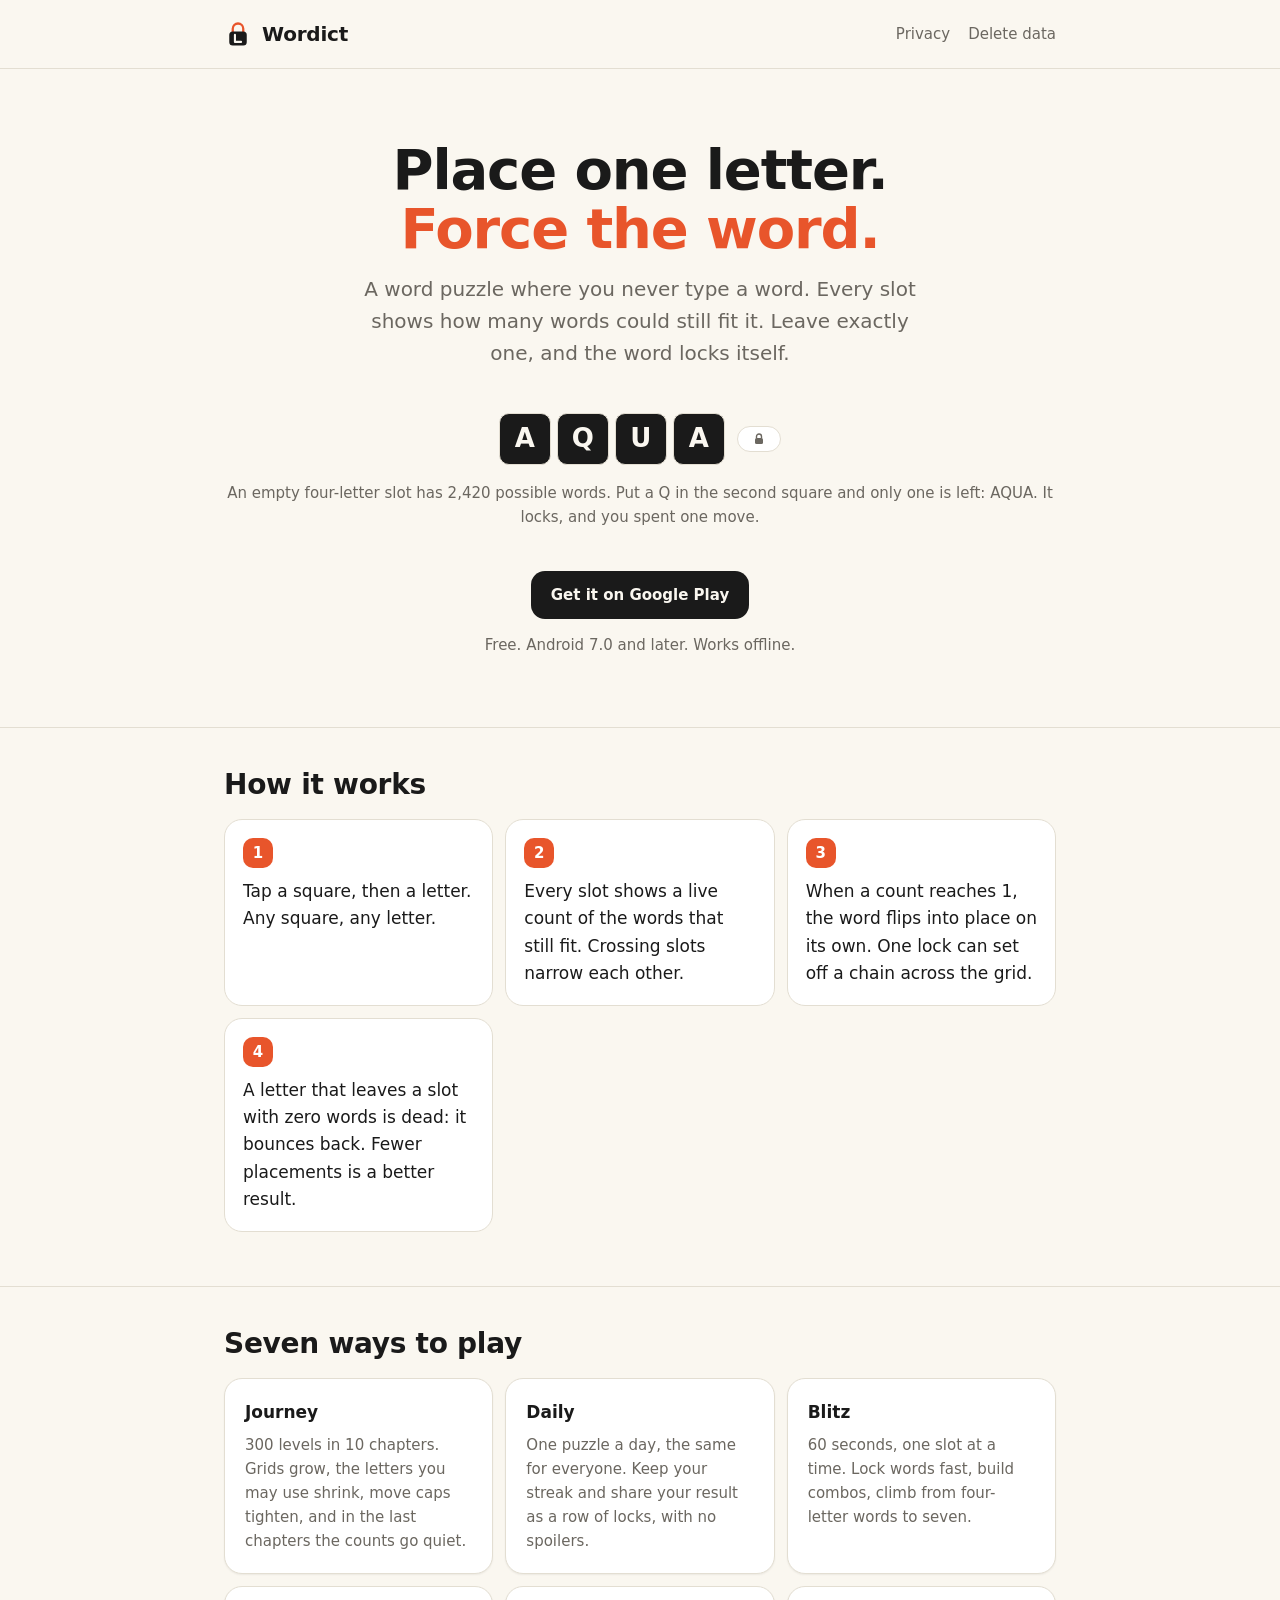
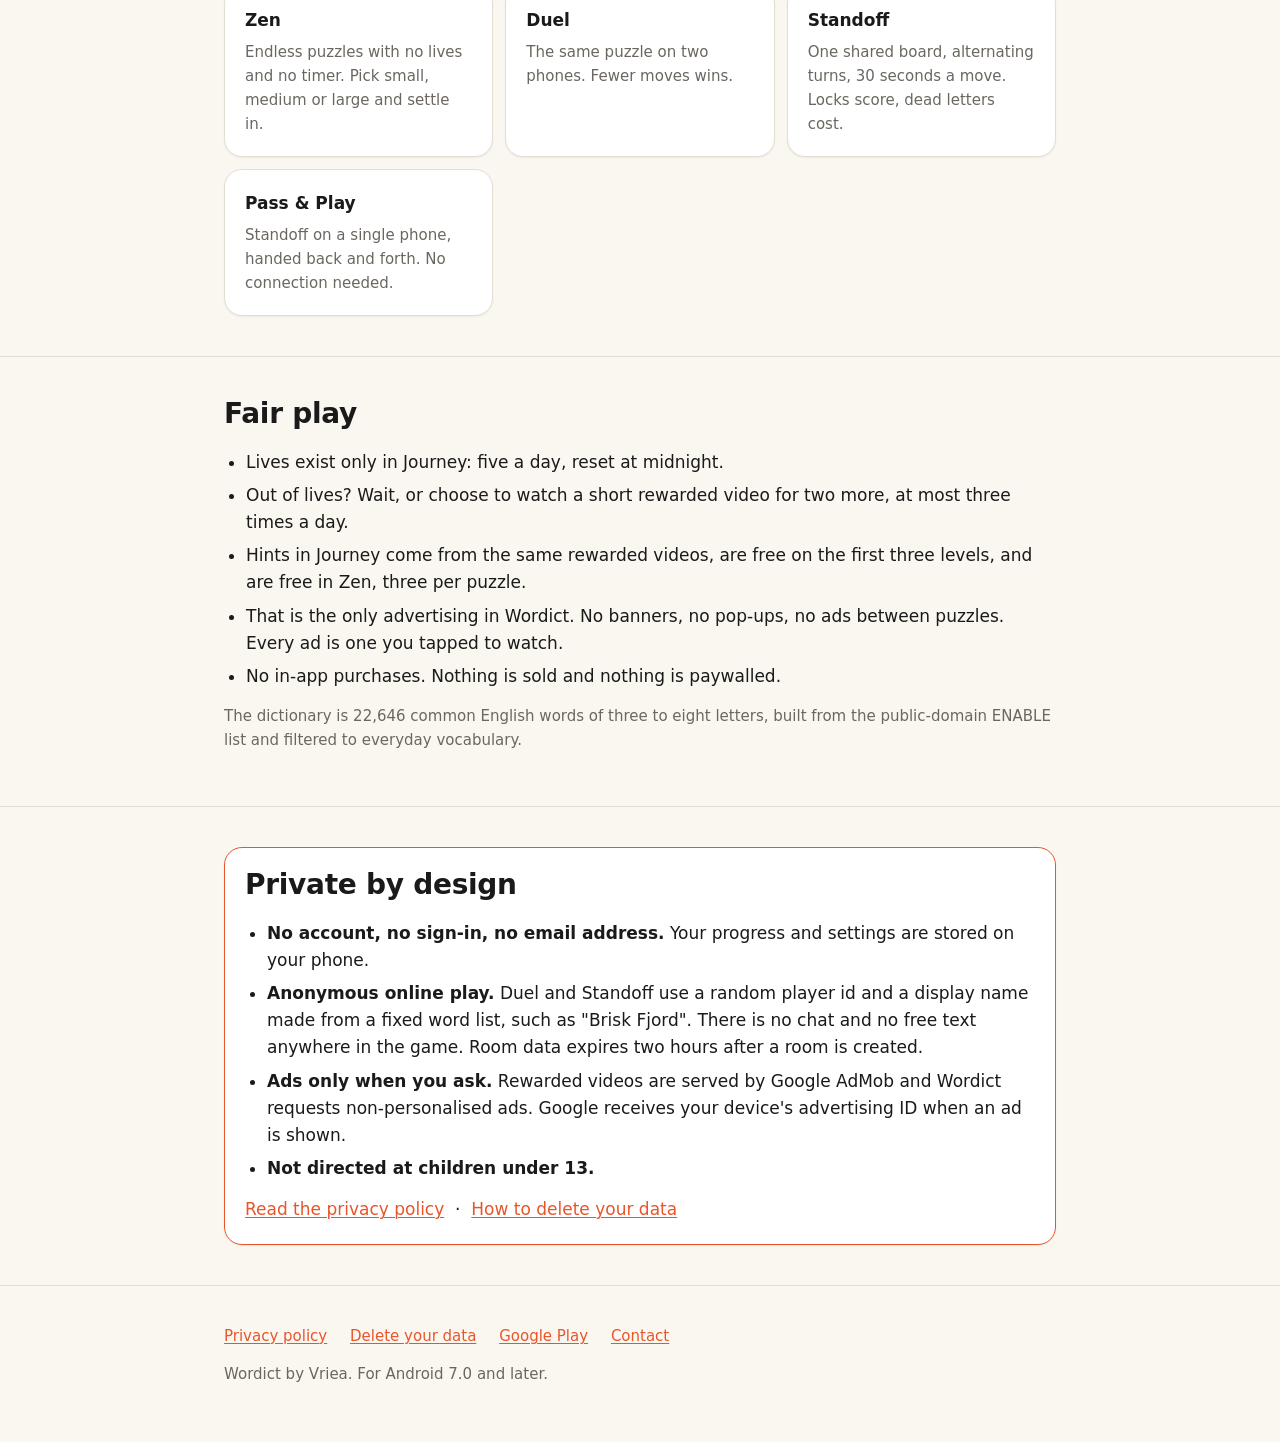
<file: index.html>
<!DOCTYPE html>
<html lang="en">
<head>
<meta charset="utf-8">
<meta name="viewport" content="width=device-width, initial-scale=1">
<title>Wordict - Place one letter. Force the word.</title>
<meta name="description" content="Wordict is a word puzzle for Android where you never type a word. Place one letter; when only one word can still fit, it locks itself. 300 levels, a daily puzzle, Blitz, Zen and duels. Works offline.">
<meta name="theme-color" content="#FAF7F0" media="(prefers-color-scheme: light)">
<meta name="theme-color" content="#141414" media="(prefers-color-scheme: dark)">
<link rel="icon" href="data:image/svg+xml,%3Csvg xmlns='http://www.w3.org/2000/svg' viewBox='0 0 32 32'%3E%3Crect width='32' height='32' rx='7' fill='%23FAF7F0'/%3E%3Cpath d='M10 14v-4a6 6 0 0 1 12 0v4' fill='none' stroke='%23E8552B' stroke-width='2.6' stroke-linecap='round'/%3E%3Crect x='6' y='13' width='20' height='16' rx='4' fill='%231A1A1A'/%3E%3Cpath d='M12.5 17v8h7' fill='none' stroke='%23FAF7F0' stroke-width='2.4' stroke-linecap='round' stroke-linejoin='round'/%3E%3C/svg%3E">
<link rel="stylesheet" href="style.css">
</head>
<body>

<div class="top">
  <div class="wrap">
    <a class="brand" href="index.html">
      <svg viewBox="0 0 32 32" aria-hidden="true"><path d="M10 14v-4a6 6 0 0 1 12 0v4" fill="none" stroke="var(--accent)" stroke-width="2.6" stroke-linecap="round"/><rect x="6" y="13" width="20" height="16" rx="4" fill="var(--ink)"/><path d="M12.5 17v8h7" fill="none" stroke="var(--bg)" stroke-width="2.4" stroke-linecap="round" stroke-linejoin="round"/></svg>
      Wordict
    </a>
    <nav><a href="privacy.html">Privacy</a><a href="delete-data.html">Delete data</a></nav>
  </div>
</div>

<header class="hero">
  <div class="wrap">
    <h1>Place one letter.<br><em>Force the word.</em></h1>
    <p class="lead">A word puzzle where you never type a word. Every slot shows how many words could still fit it. Leave exactly one, and the word locks itself.</p>

    <div class="demo" aria-label="Demo: an empty four-letter slot. Q is placed in the second square and AQUA locks.">
      <div class="tile"><span>A</span></div>
      <div class="tile q"><span>Q</span></div>
      <div class="tile"><span>U</span></div>
      <div class="tile"><span>A</span></div>
      <div class="pill" aria-hidden="true">
        <span class="a">2.4k</span>
        <span class="b">1</span>
        <span class="c"><svg viewBox="0 0 12 12"><path d="M3.5 5V3.5a2.5 2.5 0 0 1 5 0V5" fill="none" stroke="currentColor" stroke-width="1.4"/><rect x="2" y="5" width="8" height="6" rx="1.5" fill="currentColor"/></svg></span>
      </div>
    </div>
    <p class="note" style="margin-top:16px">An empty four-letter slot has 2,420 possible words. Put a Q in the second square and only one is left: AQUA. It locks, and you spent one move.</p>

    <a class="cta" href="https://play.google.com/store/apps/details?id=com.vriea.wordict">Get it on Google Play</a>
    <p class="meta">Free. Android 7.0 and later. Works offline.</p>
  </div>
</header>

<main>
<section>
  <div class="wrap">
    <h2>How it works</h2>
    <ol class="steps">
      <li>Tap a square, then a letter. Any square, any letter.</li>
      <li>Every slot shows a live count of the words that still fit. Crossing slots narrow each other.</li>
      <li>When a count reaches 1, the word flips into place on its own. One lock can set off a chain across the grid.</li>
      <li>A letter that leaves a slot with zero words is dead: it bounces back. Fewer placements is a better result.</li>
    </ol>
  </div>
</section>

<section>
  <div class="wrap">
    <h2>Seven ways to play</h2>
    <div class="grid">
      <div class="card"><h3>Journey</h3><p>300 levels in 10 chapters. Grids grow, the letters you may use shrink, move caps tighten, and in the last chapters the counts go quiet.</p></div>
      <div class="card"><h3>Daily</h3><p>One puzzle a day, the same for everyone. Keep your streak and share your result as a row of locks, with no spoilers.</p></div>
      <div class="card"><h3>Blitz</h3><p>60 seconds, one slot at a time. Lock words fast, build combos, climb from four-letter words to seven.</p></div>
      <div class="card"><h3>Zen</h3><p>Endless puzzles with no lives and no timer. Pick small, medium or large and settle in.</p></div>
      <div class="card"><h3>Duel</h3><p>The same puzzle on two phones. Fewer moves wins.</p></div>
      <div class="card"><h3>Standoff</h3><p>One shared board, alternating turns, 30 seconds a move. Locks score, dead letters cost.</p></div>
      <div class="card"><h3>Pass &amp; Play</h3><p>Standoff on a single phone, handed back and forth. No connection needed.</p></div>
    </div>
  </div>
</section>

<section>
  <div class="wrap">
    <h2>Fair play</h2>
    <ul>
      <li>Lives exist only in Journey: five a day, reset at midnight.</li>
      <li>Out of lives? Wait, or choose to watch a short rewarded video for two more, at most three times a day.</li>
      <li>Hints in Journey come from the same rewarded videos, are free on the first three levels, and are free in Zen, three per puzzle.</li>
      <li>That is the only advertising in Wordict. No banners, no pop-ups, no ads between puzzles. Every ad is one you tapped to watch.</li>
      <li>No in-app purchases. Nothing is sold and nothing is paywalled.</li>
    </ul>
    <p class="note">The dictionary is 22,646 common English words of three to eight letters, built from the public-domain ENABLE list and filtered to everyday vocabulary.</p>
  </div>
</section>

<section>
  <div class="wrap">
    <div class="card accent">
      <h2>Private by design</h2>
      <ul>
        <li><b>No account, no sign-in, no email address.</b> Your progress and settings are stored on your phone.</li>
        <li><b>Anonymous online play.</b> Duel and Standoff use a random player id and a display name made from a fixed word list, such as "Brisk Fjord". There is no chat and no free text anywhere in the game. Room data expires two hours after a room is created.</li>
        <li><b>Ads only when you ask.</b> Rewarded videos are served by Google AdMob and Wordict requests non-personalised ads. Google receives your device's advertising ID when an ad is shown.</li>
        <li><b>Not directed at children under 13.</b></li>
      </ul>
      <p style="margin:0"><a href="privacy.html">Read the privacy policy</a> &nbsp;&middot;&nbsp; <a href="delete-data.html">How to delete your data</a></p>
    </div>
  </div>
</section>
</main>

<footer>
  <div class="wrap">
    <nav>
      <a href="privacy.html">Privacy policy</a>
      <a href="delete-data.html">Delete your data</a>
      <a href="https://play.google.com/store/apps/details?id=com.vriea.wordict">Google Play</a>
      <a href="mailto:shumonaihaider@gmail.com">Contact</a>
    </nav>
    <div>Wordict by Vriea. For Android 7.0 and later.</div>
  </div>
</footer>

</body>
</html>
</file>
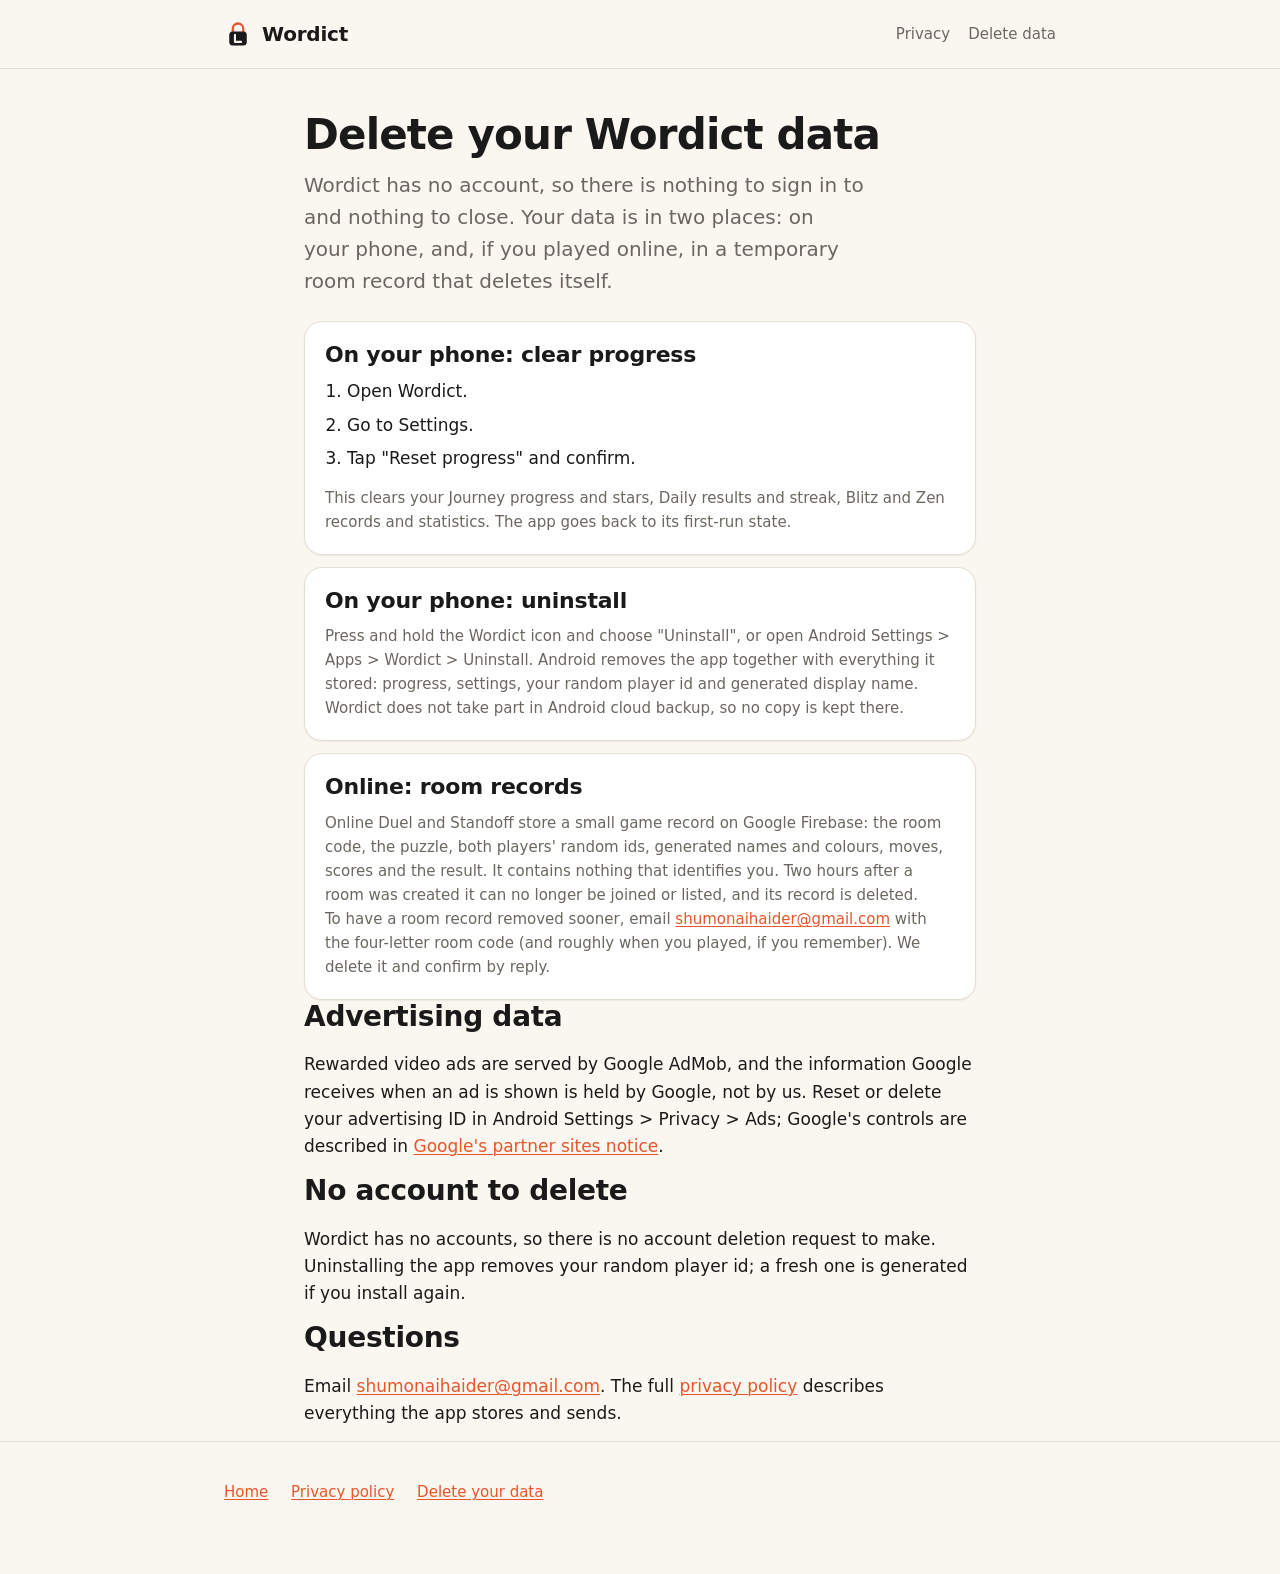
<file: delete-data.html>
<!DOCTYPE html>
<html lang="en">
<head>
<meta charset="utf-8">
<meta name="viewport" content="width=device-width, initial-scale=1">
<title>Delete your data - Wordict</title>
<meta name="description" content="How to delete your Wordict data. Progress lives on your phone; online room records expire on their own; email us to remove one sooner.">
<meta name="theme-color" content="#FAF7F0" media="(prefers-color-scheme: light)">
<meta name="theme-color" content="#141414" media="(prefers-color-scheme: dark)">
<link rel="icon" href="data:image/svg+xml,%3Csvg xmlns='http://www.w3.org/2000/svg' viewBox='0 0 32 32'%3E%3Crect width='32' height='32' rx='7' fill='%23FAF7F0'/%3E%3Cpath d='M10 14v-4a6 6 0 0 1 12 0v4' fill='none' stroke='%23E8552B' stroke-width='2.6' stroke-linecap='round'/%3E%3Crect x='6' y='13' width='20' height='16' rx='4' fill='%231A1A1A'/%3E%3Cpath d='M12.5 17v8h7' fill='none' stroke='%23FAF7F0' stroke-width='2.4' stroke-linecap='round' stroke-linejoin='round'/%3E%3C/svg%3E">
<link rel="stylesheet" href="style.css">
</head>
<body>

<div class="top">
  <div class="wrap">
    <a class="brand" href="index.html">
      <svg viewBox="0 0 32 32" aria-hidden="true"><path d="M10 14v-4a6 6 0 0 1 12 0v4" fill="none" stroke="var(--accent)" stroke-width="2.6" stroke-linecap="round"/><rect x="6" y="13" width="20" height="16" rx="4" fill="var(--ink)"/><path d="M12.5 17v8h7" fill="none" stroke="var(--bg)" stroke-width="2.4" stroke-linecap="round" stroke-linejoin="round"/></svg>
      Wordict
    </a>
    <nav><a href="privacy.html">Privacy</a><a href="delete-data.html">Delete data</a></nav>
  </div>
</div>

<main class="wrap narrow">
  <h1 style="font-size:clamp(30px,6vw,42px);margin:44px 0 12px;text-align:left">Delete your Wordict data</h1>
  <p class="lead" style="text-align:left;margin:0 0 24px">Wordict has no account, so there is nothing to sign in to and nothing to close. Your data is in two places: on your phone, and, if you played online, in a temporary room record that deletes itself.</p>

  <div class="card" style="margin-bottom:12px">
    <h2 style="font-size:22px;margin-bottom:10px">On your phone: clear progress</h2>
    <ol>
      <li>Open Wordict.</li>
      <li>Go to Settings.</li>
      <li>Tap "Reset progress" and confirm.</li>
    </ol>
    <p style="margin:0">This clears your Journey progress and stars, Daily results and streak, Blitz and Zen records and statistics. The app goes back to its first-run state.</p>
  </div>

  <div class="card" style="margin-bottom:12px">
    <h2 style="font-size:22px;margin-bottom:10px">On your phone: uninstall</h2>
    <p style="margin:0">Press and hold the Wordict icon and choose "Uninstall", or open Android Settings &gt; Apps &gt; Wordict &gt; Uninstall. Android removes the app together with everything it stored: progress, settings, your random player id and generated display name. Wordict does not take part in Android cloud backup, so no copy is kept there.</p>
  </div>

  <div class="card">
    <h2 style="font-size:22px;margin-bottom:10px">Online: room records</h2>
    <p>Online Duel and Standoff store a small game record on Google Firebase: the room code, the puzzle, both players' random ids, generated names and colours, moves, scores and the result. It contains nothing that identifies you. Two hours after a room was created it can no longer be joined or listed, and its record is deleted.</p>
    <p style="margin:0">To have a room record removed sooner, email <a href="mailto:shumonaihaider@gmail.com">shumonaihaider@gmail.com</a> with the four-letter room code (and roughly when you played, if you remember). We delete it and confirm by reply.</p>
  </div>

  <h2>Advertising data</h2>
  <p>Rewarded video ads are served by Google AdMob, and the information Google receives when an ad is shown is held by Google, not by us. Reset or delete your advertising ID in Android Settings &gt; Privacy &gt; Ads; Google's controls are described in <a href="https://policies.google.com/technologies/partner-sites">Google's partner sites notice</a>.</p>

  <h2>No account to delete</h2>
  <p>Wordict has no accounts, so there is no account deletion request to make. Uninstalling the app removes your random player id; a fresh one is generated if you install again.</p>

  <h2>Questions</h2>
  <p>Email <a href="mailto:shumonaihaider@gmail.com">shumonaihaider@gmail.com</a>. The full <a href="privacy.html">privacy policy</a> describes everything the app stores and sends.</p>
</main>

<footer>
  <div class="wrap">
    <nav>
      <a href="index.html">Home</a>
      <a href="privacy.html">Privacy policy</a>
      <a href="delete-data.html">Delete your data</a>
    </nav>
  </div>
</footer>

</body>
</html>
</file>
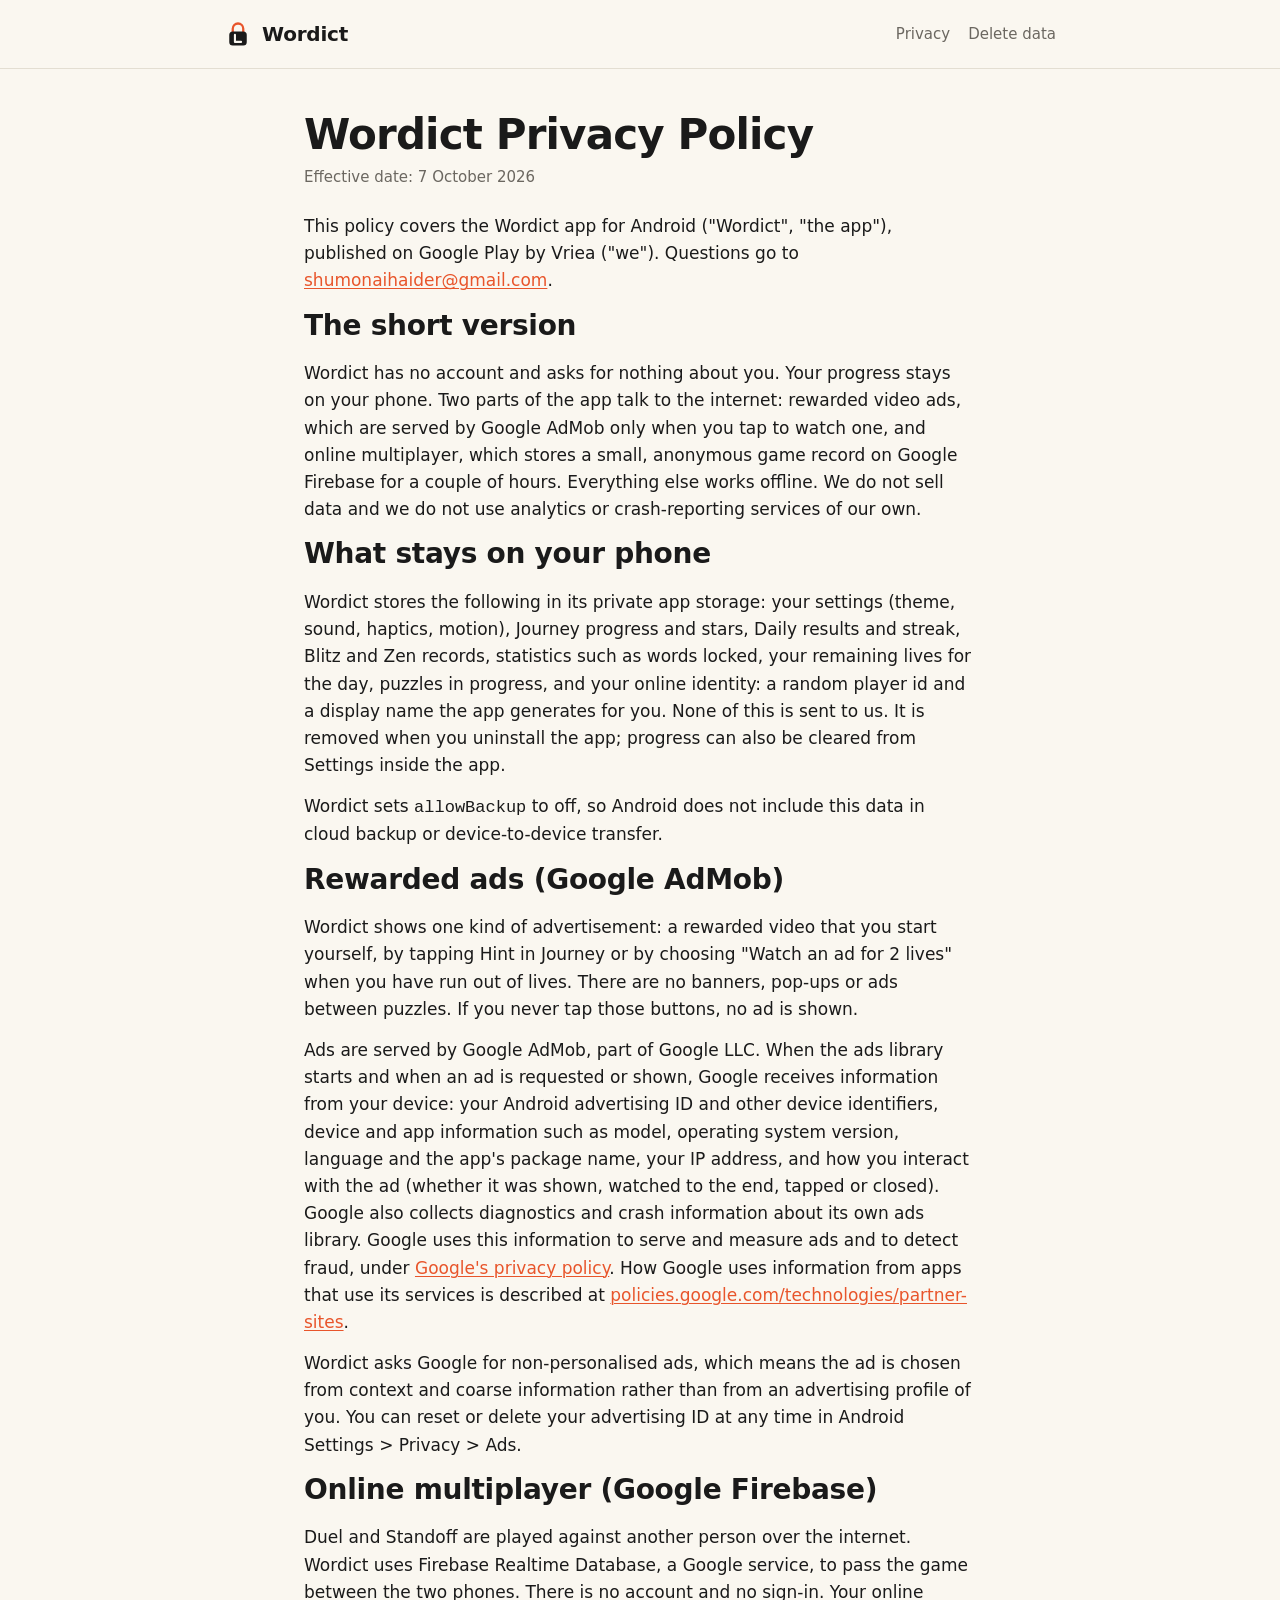
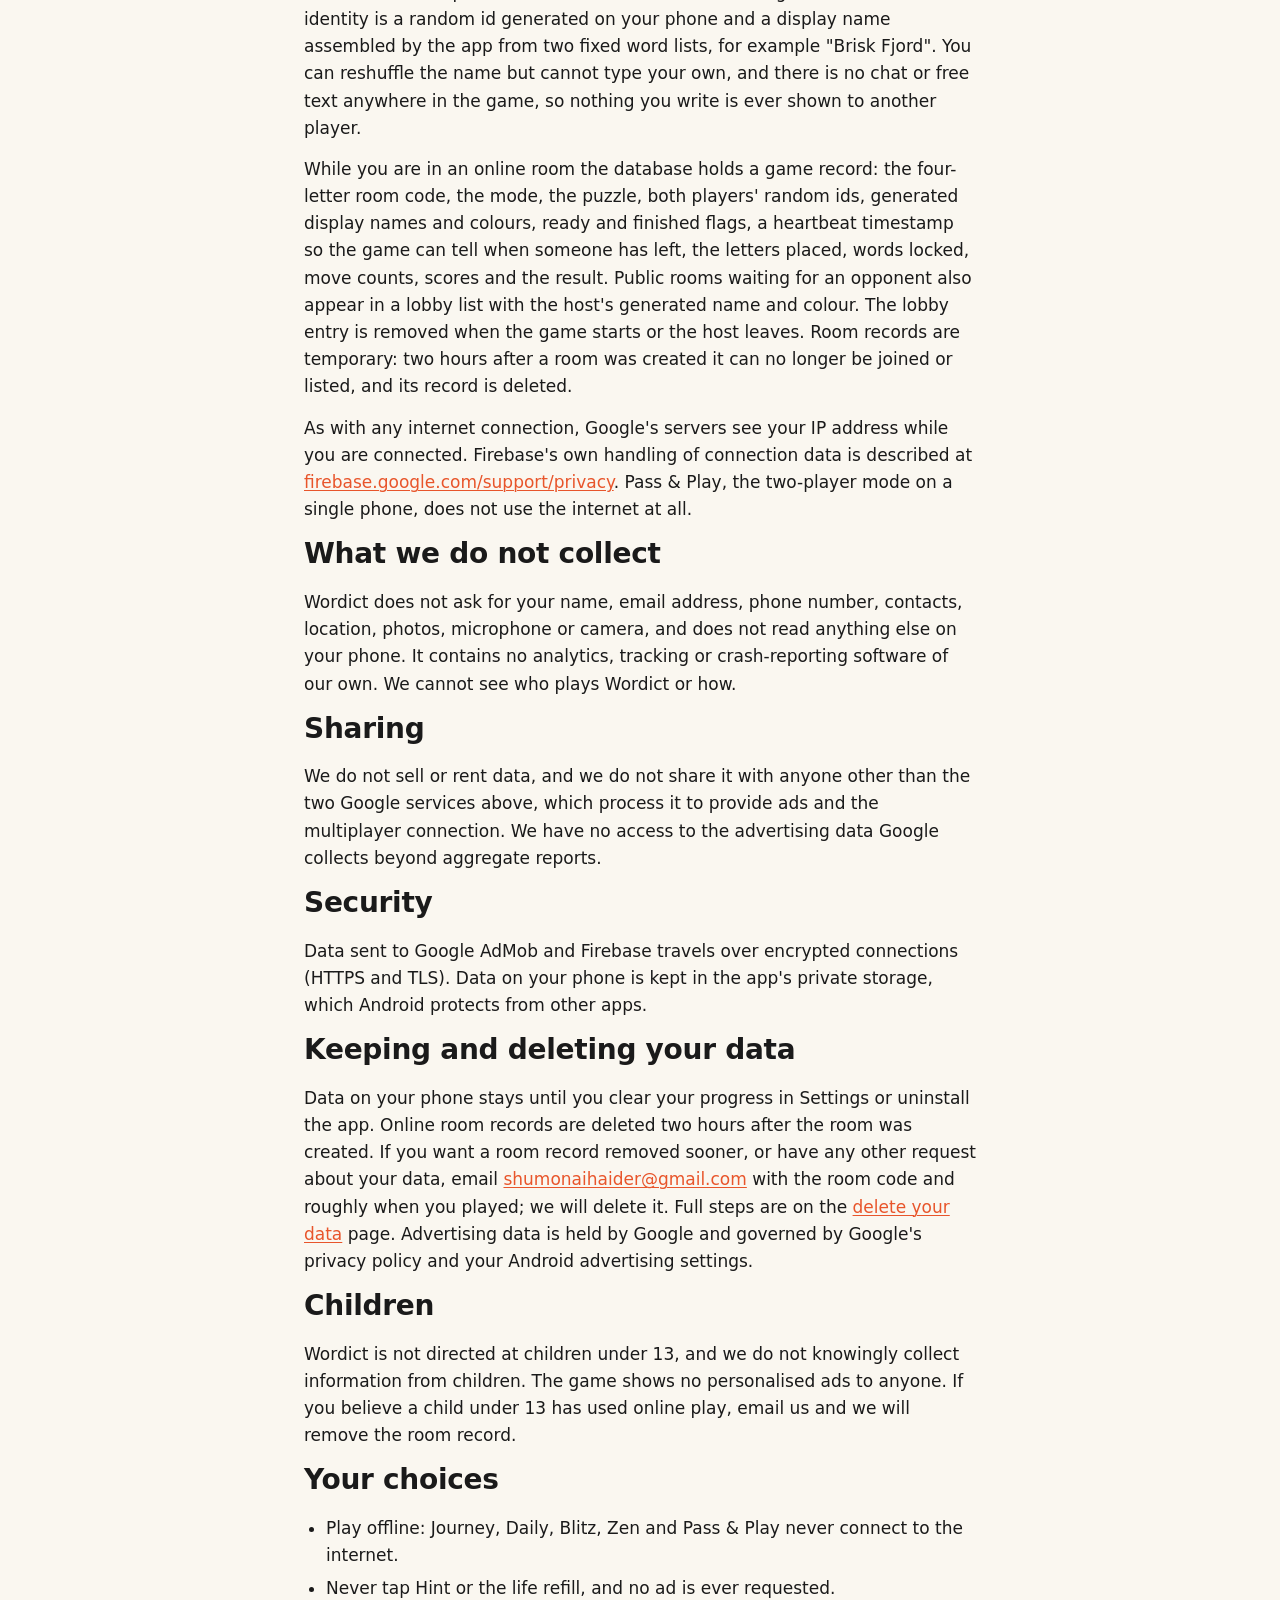
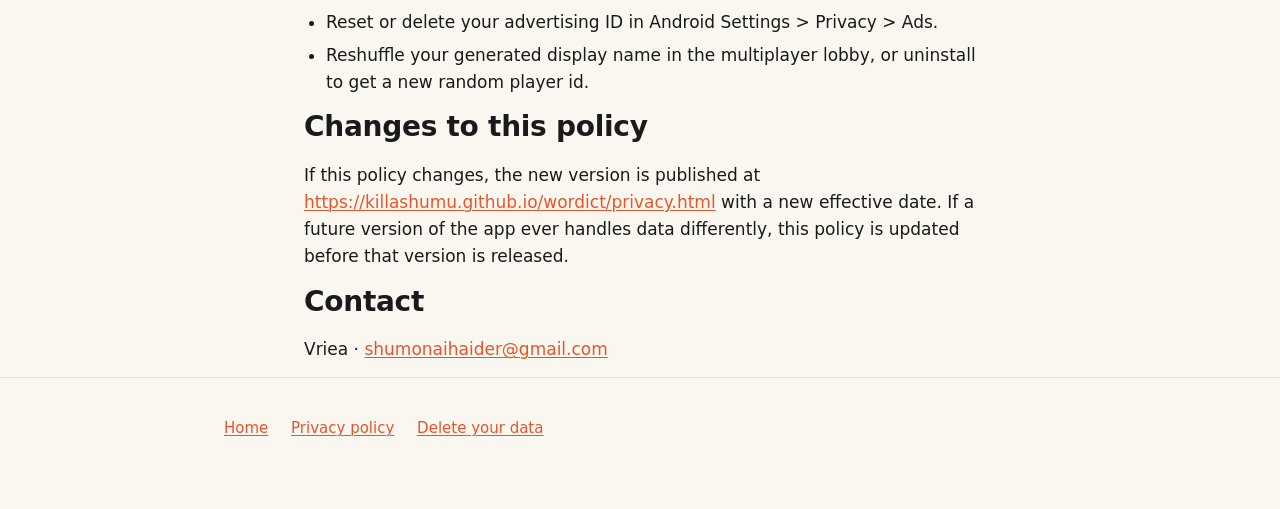
<file: privacy.html>
<!DOCTYPE html>
<html lang="en">
<head>
<meta charset="utf-8">
<meta name="viewport" content="width=device-width, initial-scale=1">
<title>Privacy Policy - Wordict</title>
<meta name="description" content="Wordict privacy policy. No account. Progress stays on your phone. Rewarded ads through Google AdMob and anonymous online play through Firebase, explained in plain words.">
<meta name="theme-color" content="#FAF7F0" media="(prefers-color-scheme: light)">
<meta name="theme-color" content="#141414" media="(prefers-color-scheme: dark)">
<link rel="icon" href="data:image/svg+xml,%3Csvg xmlns='http://www.w3.org/2000/svg' viewBox='0 0 32 32'%3E%3Crect width='32' height='32' rx='7' fill='%23FAF7F0'/%3E%3Cpath d='M10 14v-4a6 6 0 0 1 12 0v4' fill='none' stroke='%23E8552B' stroke-width='2.6' stroke-linecap='round'/%3E%3Crect x='6' y='13' width='20' height='16' rx='4' fill='%231A1A1A'/%3E%3Cpath d='M12.5 17v8h7' fill='none' stroke='%23FAF7F0' stroke-width='2.4' stroke-linecap='round' stroke-linejoin='round'/%3E%3C/svg%3E">
<link rel="stylesheet" href="style.css">
</head>
<body>

<div class="top">
  <div class="wrap">
    <a class="brand" href="index.html">
      <svg viewBox="0 0 32 32" aria-hidden="true"><path d="M10 14v-4a6 6 0 0 1 12 0v4" fill="none" stroke="var(--accent)" stroke-width="2.6" stroke-linecap="round"/><rect x="6" y="13" width="20" height="16" rx="4" fill="var(--ink)"/><path d="M12.5 17v8h7" fill="none" stroke="var(--bg)" stroke-width="2.4" stroke-linecap="round" stroke-linejoin="round"/></svg>
      Wordict
    </a>
    <nav><a href="privacy.html">Privacy</a><a href="delete-data.html">Delete data</a></nav>
  </div>
</div>

<main class="wrap narrow">
  <h1 style="font-size:clamp(30px,6vw,42px);margin:44px 0 8px;text-align:left">Wordict Privacy Policy</h1>
  <p class="meta" style="margin:0 0 24px">Effective date: 7 October 2026</p>
  <p>This policy covers the Wordict app for Android ("Wordict", "the app"), published on Google Play by Vriea ("we"). Questions go to <a href="mailto:shumonaihaider@gmail.com">shumonaihaider@gmail.com</a>.</p>

  <h2>The short version</h2>
  <p>Wordict has no account and asks for nothing about you. Your progress stays on your phone. Two parts of the app talk to the internet: rewarded video ads, which are served by Google AdMob only when you tap to watch one, and online multiplayer, which stores a small, anonymous game record on Google Firebase for a couple of hours. Everything else works offline. We do not sell data and we do not use analytics or crash-reporting services of our own.</p>

  <h2>What stays on your phone</h2>
  <p>Wordict stores the following in its private app storage: your settings (theme, sound, haptics, motion), Journey progress and stars, Daily results and streak, Blitz and Zen records, statistics such as words locked, your remaining lives for the day, puzzles in progress, and your online identity: a random player id and a display name the app generates for you. None of this is sent to us. It is removed when you uninstall the app; progress can also be cleared from Settings inside the app.</p>
  <p>Wordict sets <code>allowBackup</code> to off, so Android does not include this data in cloud backup or device-to-device transfer.</p>

  <h2>Rewarded ads (Google AdMob)</h2>
  <p>Wordict shows one kind of advertisement: a rewarded video that you start yourself, by tapping Hint in Journey or by choosing "Watch an ad for 2 lives" when you have run out of lives. There are no banners, pop-ups or ads between puzzles. If you never tap those buttons, no ad is shown.</p>
  <p>Ads are served by Google AdMob, part of Google LLC. When the ads library starts and when an ad is requested or shown, Google receives information from your device: your Android advertising ID and other device identifiers, device and app information such as model, operating system version, language and the app's package name, your IP address, and how you interact with the ad (whether it was shown, watched to the end, tapped or closed). Google also collects diagnostics and crash information about its own ads library. Google uses this information to serve and measure ads and to detect fraud, under <a href="https://policies.google.com/privacy">Google's privacy policy</a>. How Google uses information from apps that use its services is described at <a href="https://policies.google.com/technologies/partner-sites">policies.google.com/technologies/partner-sites</a>.</p>
  <p>Wordict asks Google for non-personalised ads, which means the ad is chosen from context and coarse information rather than from an advertising profile of you. You can reset or delete your advertising ID at any time in Android Settings &gt; Privacy &gt; Ads.</p>

  <h2>Online multiplayer (Google Firebase)</h2>
  <p>Duel and Standoff are played against another person over the internet. Wordict uses Firebase Realtime Database, a Google service, to pass the game between the two phones. There is no account and no sign-in. Your online identity is a random id generated on your phone and a display name assembled by the app from two fixed word lists, for example "Brisk Fjord". You can reshuffle the name but cannot type your own, and there is no chat or free text anywhere in the game, so nothing you write is ever shown to another player.</p>
  <p>While you are in an online room the database holds a game record: the four-letter room code, the mode, the puzzle, both players' random ids, generated display names and colours, ready and finished flags, a heartbeat timestamp so the game can tell when someone has left, the letters placed, words locked, move counts, scores and the result. Public rooms waiting for an opponent also appear in a lobby list with the host's generated name and colour. The lobby entry is removed when the game starts or the host leaves. Room records are temporary: two hours after a room was created it can no longer be joined or listed, and its record is deleted.</p>
  <p>As with any internet connection, Google's servers see your IP address while you are connected. Firebase's own handling of connection data is described at <a href="https://firebase.google.com/support/privacy">firebase.google.com/support/privacy</a>. Pass &amp; Play, the two-player mode on a single phone, does not use the internet at all.</p>

  <h2>What we do not collect</h2>
  <p>Wordict does not ask for your name, email address, phone number, contacts, location, photos, microphone or camera, and does not read anything else on your phone. It contains no analytics, tracking or crash-reporting software of our own. We cannot see who plays Wordict or how.</p>

  <h2>Sharing</h2>
  <p>We do not sell or rent data, and we do not share it with anyone other than the two Google services above, which process it to provide ads and the multiplayer connection. We have no access to the advertising data Google collects beyond aggregate reports.</p>

  <h2>Security</h2>
  <p>Data sent to Google AdMob and Firebase travels over encrypted connections (HTTPS and TLS). Data on your phone is kept in the app's private storage, which Android protects from other apps.</p>

  <h2>Keeping and deleting your data</h2>
  <p>Data on your phone stays until you clear your progress in Settings or uninstall the app. Online room records are deleted two hours after the room was created. If you want a room record removed sooner, or have any other request about your data, email <a href="mailto:shumonaihaider@gmail.com">shumonaihaider@gmail.com</a> with the room code and roughly when you played; we will delete it. Full steps are on the <a href="delete-data.html">delete your data</a> page. Advertising data is held by Google and governed by Google's privacy policy and your Android advertising settings.</p>

  <h2>Children</h2>
  <p>Wordict is not directed at children under 13, and we do not knowingly collect information from children. The game shows no personalised ads to anyone. If you believe a child under 13 has used online play, email us and we will remove the room record.</p>

  <h2>Your choices</h2>
  <ul>
    <li>Play offline: Journey, Daily, Blitz, Zen and Pass &amp; Play never connect to the internet.</li>
    <li>Never tap Hint or the life refill, and no ad is ever requested.</li>
    <li>Reset or delete your advertising ID in Android Settings &gt; Privacy &gt; Ads.</li>
    <li>Reshuffle your generated display name in the multiplayer lobby, or uninstall to get a new random player id.</li>
  </ul>

  <h2>Changes to this policy</h2>
  <p>If this policy changes, the new version is published at <a href="https://killashumu.github.io/wordict/privacy.html">https://killashumu.github.io/wordict/privacy.html</a> with a new effective date. If a future version of the app ever handles data differently, this policy is updated before that version is released.</p>

  <h2>Contact</h2>
  <p>Vriea &middot; <a href="mailto:shumonaihaider@gmail.com">shumonaihaider@gmail.com</a></p>
</main>

<footer>
  <div class="wrap">
    <nav>
      <a href="index.html">Home</a>
      <a href="privacy.html">Privacy policy</a>
      <a href="delete-data.html">Delete your data</a>
    </nav>
  </div>
</footer>

</body>
</html>
</file>
<file: style.css>
/* Wordict site. Paper, ink, one ember accent. No network fonts: Manrope when installed, system otherwise. */
:root {
  --bg: #FAF7F0;
  --surface: #FFFFFF;
  --ink: #1A1A1A;
  --ink-2: #6B6760;
  --line: #E3DED2;
  --accent: #E8552B;
  --accent-ink: #FFFFFF;
  --lock: #1A1A1A;
  --lock-ink: #FAF7F0;
  color-scheme: light dark;
}
@media (prefers-color-scheme: dark) {
  :root {
    --bg: #141414;
    --surface: #1E1E1E;
    --ink: #F2EEE6;
    --ink-2: #A39E95;
    --line: #2C2C2C;
    --accent: #FF6B3D;
    --accent-ink: #141414;
    --lock: #F2EEE6;
    --lock-ink: #141414;
  }
}

* { box-sizing: border-box; }
html { -webkit-text-size-adjust: 100%; scroll-behavior: smooth; }
body {
  margin: 0;
  background: var(--bg);
  color: var(--ink);
  font: 17px/1.6 Manrope, "Manrope Variable", "Segoe UI", system-ui, -apple-system, Roboto, "Helvetica Neue", Arial, sans-serif;
  font-variant-numeric: tabular-nums;
}
a { color: var(--accent); text-decoration-thickness: 1px; text-underline-offset: 2px; overflow-wrap: anywhere; }
a:hover { text-decoration-thickness: 2px; }
.wrap { max-width: 880px; margin: 0 auto; padding: 0 24px; }
.narrow { max-width: 720px; }

.top { padding: 18px 0; border-bottom: 1px solid var(--line); }
.top .wrap { display: flex; align-items: center; justify-content: space-between; gap: 16px; }
.brand { display: inline-flex; align-items: center; gap: 10px; color: var(--ink); text-decoration: none; font-weight: 700; font-size: 20px; letter-spacing: -0.01em; }
.brand svg { width: 28px; height: 28px; }
.top nav a { color: var(--ink-2); text-decoration: none; margin-left: 18px; font-size: 15px; }
.top nav a:hover { color: var(--ink); }

.hero { padding: 72px 0 56px; text-align: center; }
h1 { font-size: clamp(36px, 7vw, 56px); line-height: 1.05; margin: 0 0 14px; font-weight: 700; letter-spacing: -0.02em; }
h1 em { font-style: normal; color: var(--accent); }
.lead { font-size: clamp(17px, 2.4vw, 20px); color: var(--ink-2); max-width: 560px; margin: 0 auto; }
.cta {
  display: inline-flex; align-items: center; gap: 8px; margin-top: 28px; padding: 12px 20px;
  background: var(--ink); color: var(--bg); border-radius: 14px; text-decoration: none; font-weight: 600; font-size: 15px;
  transition: transform 180ms ease;
}
.cta:hover { transform: translateY(-1px); }
.cta:active { transform: scale(0.98); }
.meta { color: var(--ink-2); font-size: 15px; margin-top: 14px; }

section { padding: 40px 0; border-top: 1px solid var(--line); }
h2 { font-size: 28px; line-height: 1.2; margin: 0 0 18px; font-weight: 700; letter-spacing: -0.01em; }
h3 { font-size: 17px; margin: 0 0 6px; font-weight: 700; }
p { margin: 0 0 14px; }
ul, ol { margin: 0 0 14px; padding-left: 22px; }
li { margin: 6px 0; }
.note { color: var(--ink-2); font-size: 15px; }

.grid { display: grid; gap: 12px; grid-template-columns: repeat(auto-fit, minmax(240px, 1fr)); }
.card { background: var(--surface); border: 1px solid var(--line); border-radius: 18px; padding: 20px; box-shadow: 0 1px 2px rgba(0, 0, 0, 0.06); }
.card p { margin: 0; color: var(--ink-2); font-size: 15px; }
.card.accent { border-color: var(--accent); }
.card.accent p { color: var(--ink); font-size: 17px; }
.card.accent li b { color: var(--ink); }
.steps { counter-reset: s; list-style: none; padding: 0; display: grid; gap: 12px; grid-template-columns: repeat(auto-fit, minmax(200px, 1fr)); }
.steps li { counter-increment: s; background: var(--surface); border: 1px solid var(--line); border-radius: 18px; padding: 18px; margin: 0; }
.steps li::before {
  content: counter(s); display: flex; align-items: center; justify-content: center;
  width: 30px; height: 30px; border-radius: 10px; background: var(--accent); color: var(--accent-ink);
  font-weight: 700; font-size: 15px; margin-bottom: 10px;
}

/* Demo: an empty 4-letter slot, Q lands in the second square, AQUA locks. Static end state when motion is reduced. */
.demo { display: flex; justify-content: center; align-items: center; gap: 6px; margin: 44px auto 0; perspective: 600px; }
.tile {
  width: 52px; height: 52px; border-radius: 10px; border: 1px solid var(--line);
  background: var(--lock); color: var(--lock-ink);
  display: flex; align-items: center; justify-content: center;
  font-weight: 600; font-size: 26px; text-transform: uppercase; letter-spacing: 0.02em;
  animation: tile-lock 6s ease-in-out infinite;
}
.tile:nth-child(2) { animation-delay: 45ms; }
.tile:nth-child(3) { animation-delay: 90ms; }
.tile:nth-child(4) { animation-delay: 135ms; }
.tile span { display: block; animation: letter-locked 6s ease-in-out infinite; }
.tile.q span { animation-name: letter-q; }
.pill {
  position: relative; margin-left: 6px; min-width: 44px; height: 26px; padding: 0 10px; border-radius: 13px;
  background: var(--surface); border: 1px solid var(--line); color: var(--ink-2);
  font-size: 13px; font-weight: 600; display: inline-flex; align-items: center; justify-content: center;
}
.pill span { position: absolute; inset: 0; display: flex; align-items: center; justify-content: center; opacity: 0; }
.pill .a { animation: pill-a 6s ease-in-out infinite; }
.pill .b { animation: pill-b 6s ease-in-out infinite; }
.pill .c { opacity: 1; animation: pill-c 6s ease-in-out infinite; }
.pill svg { width: 12px; height: 12px; }

@keyframes tile-lock {
  0%, 29%   { background: var(--surface); color: var(--ink); transform: rotateX(0); }
  32%       { background: var(--surface); color: var(--ink); transform: rotateX(90deg); }
  35%, 90%  { background: var(--lock); color: var(--lock-ink); transform: rotateX(0); }
  95%, 100% { background: var(--surface); color: var(--ink); transform: rotateX(0); }
}
@keyframes letter-locked {
  0%, 33%   { opacity: 0; }
  36%, 90%  { opacity: 1; }
  95%, 100% { opacity: 0; }
}
@keyframes letter-q {
  0%, 14%   { opacity: 0; transform: scale(0.6); }
  18%       { opacity: 1; transform: scale(1.08); }
  21%, 90%  { opacity: 1; transform: scale(1); }
  95%, 100% { opacity: 0; transform: scale(1); }
}
@keyframes pill-a { 0%, 16% { opacity: 1; } 19%, 93% { opacity: 0; } 97%, 100% { opacity: 1; } }
@keyframes pill-b { 0%, 16% { opacity: 0; } 19%, 30% { opacity: 1; } 33%, 100% { opacity: 0; } }
@keyframes pill-c { 0%, 31% { opacity: 0; } 35%, 90% { opacity: 1; } 95%, 100% { opacity: 0; } }
@media (prefers-reduced-motion: reduce) {
  .tile, .tile span, .pill span { animation: none; }
  html { scroll-behavior: auto; }
}

footer { border-top: 1px solid var(--line); padding: 32px 0 56px; color: var(--ink-2); font-size: 15px; }
footer nav a { display: inline-block; margin: 0 18px 8px 0; padding: 6px 0; }

@media (max-width: 520px) {
  body { font-size: 16px; }
  .hero { padding: 48px 0 40px; }
  section { padding: 32px 0; }
  .top nav a { margin-left: 12px; }
}
</file>
